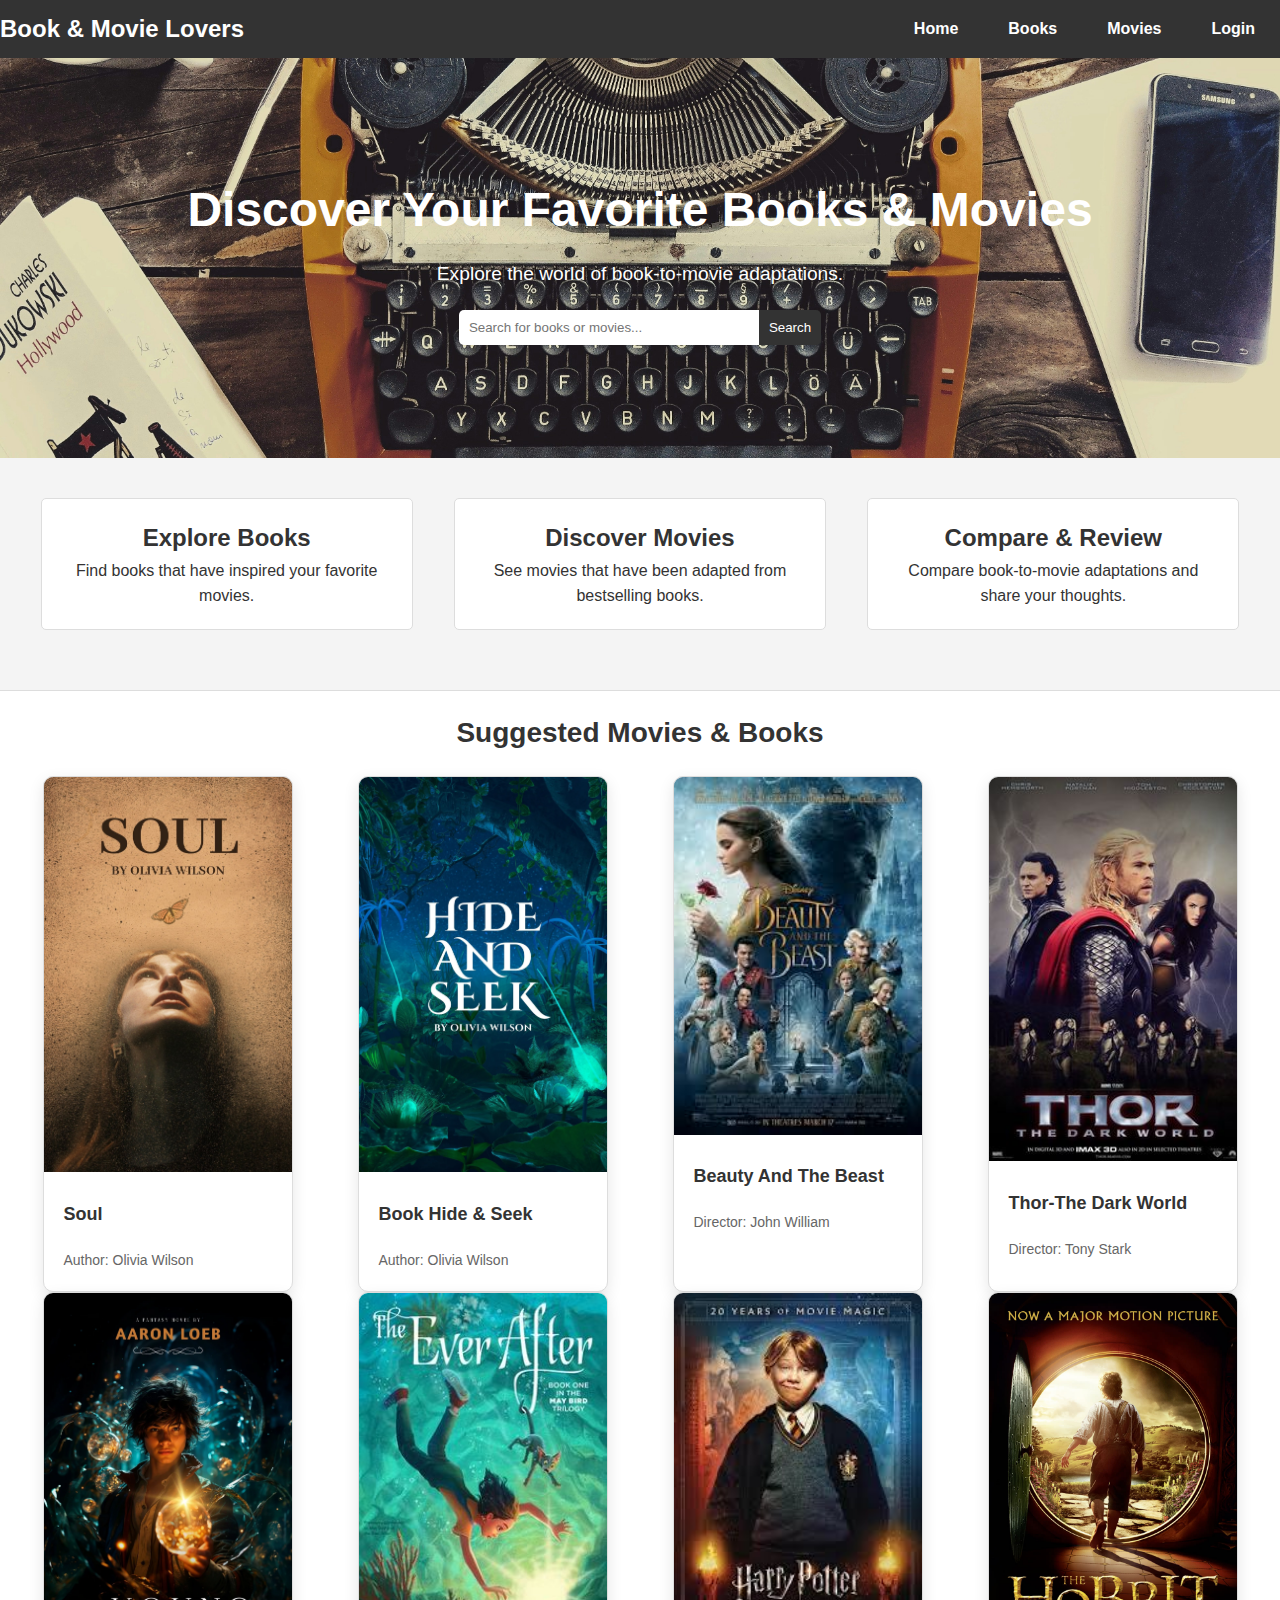
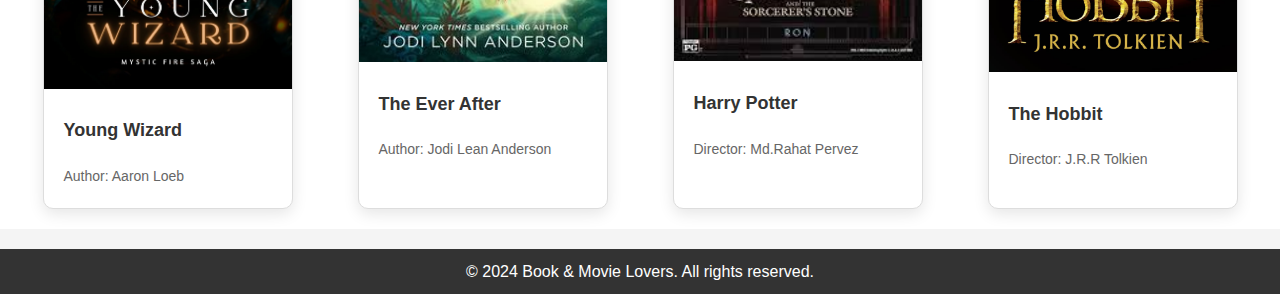
<file: index.html>
<!DOCTYPE html>
<html lang="en">
<head>
    <meta charset="UTF-8">
    <meta http-equiv="X-UA-Compatible" content="IE=edge">
    <meta name="viewport" content="width=device-width, initial-scale=1.0">
    <title>Book & Movie Lovers</title>
    <link rel="stylesheet" href="style/styles.css">
</head>
<body>
    <header>
        <nav>
            <div class="logo">Book & Movie Lovers</div>
            <ul>
                <li><a href="index.html">Home</a></li>
                <li><a href="book.html">Books</a></li>
                <li><a href="movie.html">Movies</a></li>
                <li><a href="login.html">Login</a></li>
            </ul>
        </nav>

        
    </header>

    <main>
        <section class="hero">
            <h1>Discover Your Favorite Books & Movies</h1>
            <p>Explore the world of book-to-movie adaptations.</p>
            <form class="search-bar">
                <input type="text" placeholder="Search for books or movies...">
                <button type="submit">Search</button>
            </form>
        </section>

        <section class="features">
            <div class="feature-box">
                <h2>Explore Books</h2>
                <p>Find books that have inspired your favorite movies.</p>
            </div>
            <div class="feature-box">
                <h2>Discover Movies</h2>
                <p>See movies that have been adapted from bestselling books.</p>
            </div>
            <div class="feature-box">
                <h2>Compare & Review</h2>
                <p>Compare book-to-movie adaptations and share your thoughts.</p>
            </div>
        </section>
        <!-- Add this Suggestion Section after the rating box in index.html -->
<section class="suggestions-section">
    <h1>Suggested Movies & Books</h1>
    <div class="suggestions-grid">
        <!-- Book Card Example -->
        <div class="suggestion-card" onclick="location.href='book-details.html';">
            <img src="images/book1.jpg" alt="Book 1">
            <h2>Soul</h2>
            <p>Author: Olivia Wilson</p>
        </div>

        <div class="suggestion-card" onclick="location.href='book-details.html';">
            <img src="images/book2.webp" alt="Book 2">
            <h2>Book Hide & Seek</h2>
            <p>Author: Olivia Wilson</p>
        </div>

        <!-- Movie Card Example -->
        <div class="suggestion-card" onclick="location.href='movie-details.html';">
            <img src="images/movie1.jpeg" alt="Movie 1">
            <h2>Beauty And The Beast</h2>
            <p>Director: John William</p>
        </div>

        <div class="suggestion-card" onclick="location.href='movie-details.html';">
            <img src="images/movie2.jpg" alt="Movie 2">
            <h2>Thor-The Dark World</h2>
            <p>Director: Tony Stark</p>
        </div>
    </div>
    <div class="suggestions-grid">
        <!-- Book Card Example -->
        <div class="suggestion-card" onclick="location.href='book-details.html';">
            <img src="images/book3.webp" alt="Book 3">
            <h2>Young Wizard </h2>
            <p>Author: Aaron Loeb</p>
        </div>

        <div class="suggestion-card" onclick="location.href='book-details.html';">
            <img src="images/book4.jpg" alt="Book 4">
            <h2>The Ever After</h2>
            <p>Author: Jodi Lean Anderson</p>
        </div>

        <!-- Movie Card Example -->
        <div class="suggestion-card" onclick="location.href='movie-details.html';">
            <img src="images/movie3.jpeg" alt="Movie 3">
            <h2>Harry Potter</h2>
            <p>Director: Md.Rahat Pervez</p>
        </div>

        <div class="suggestion-card" onclick="location.href='movie-details.html';">
            <img src="images/movie4.jpg" alt="Movie 4">
            <h2>The Hobbit</h2>
            <p>Director: J.R.R Tolkien</p>
        </div>
    </div>
</section>

    </main>

    <footer>
        <p>&copy; 2024 Book & Movie Lovers. All rights reserved.</p>
    </footer>
</body>
</html>
</file>
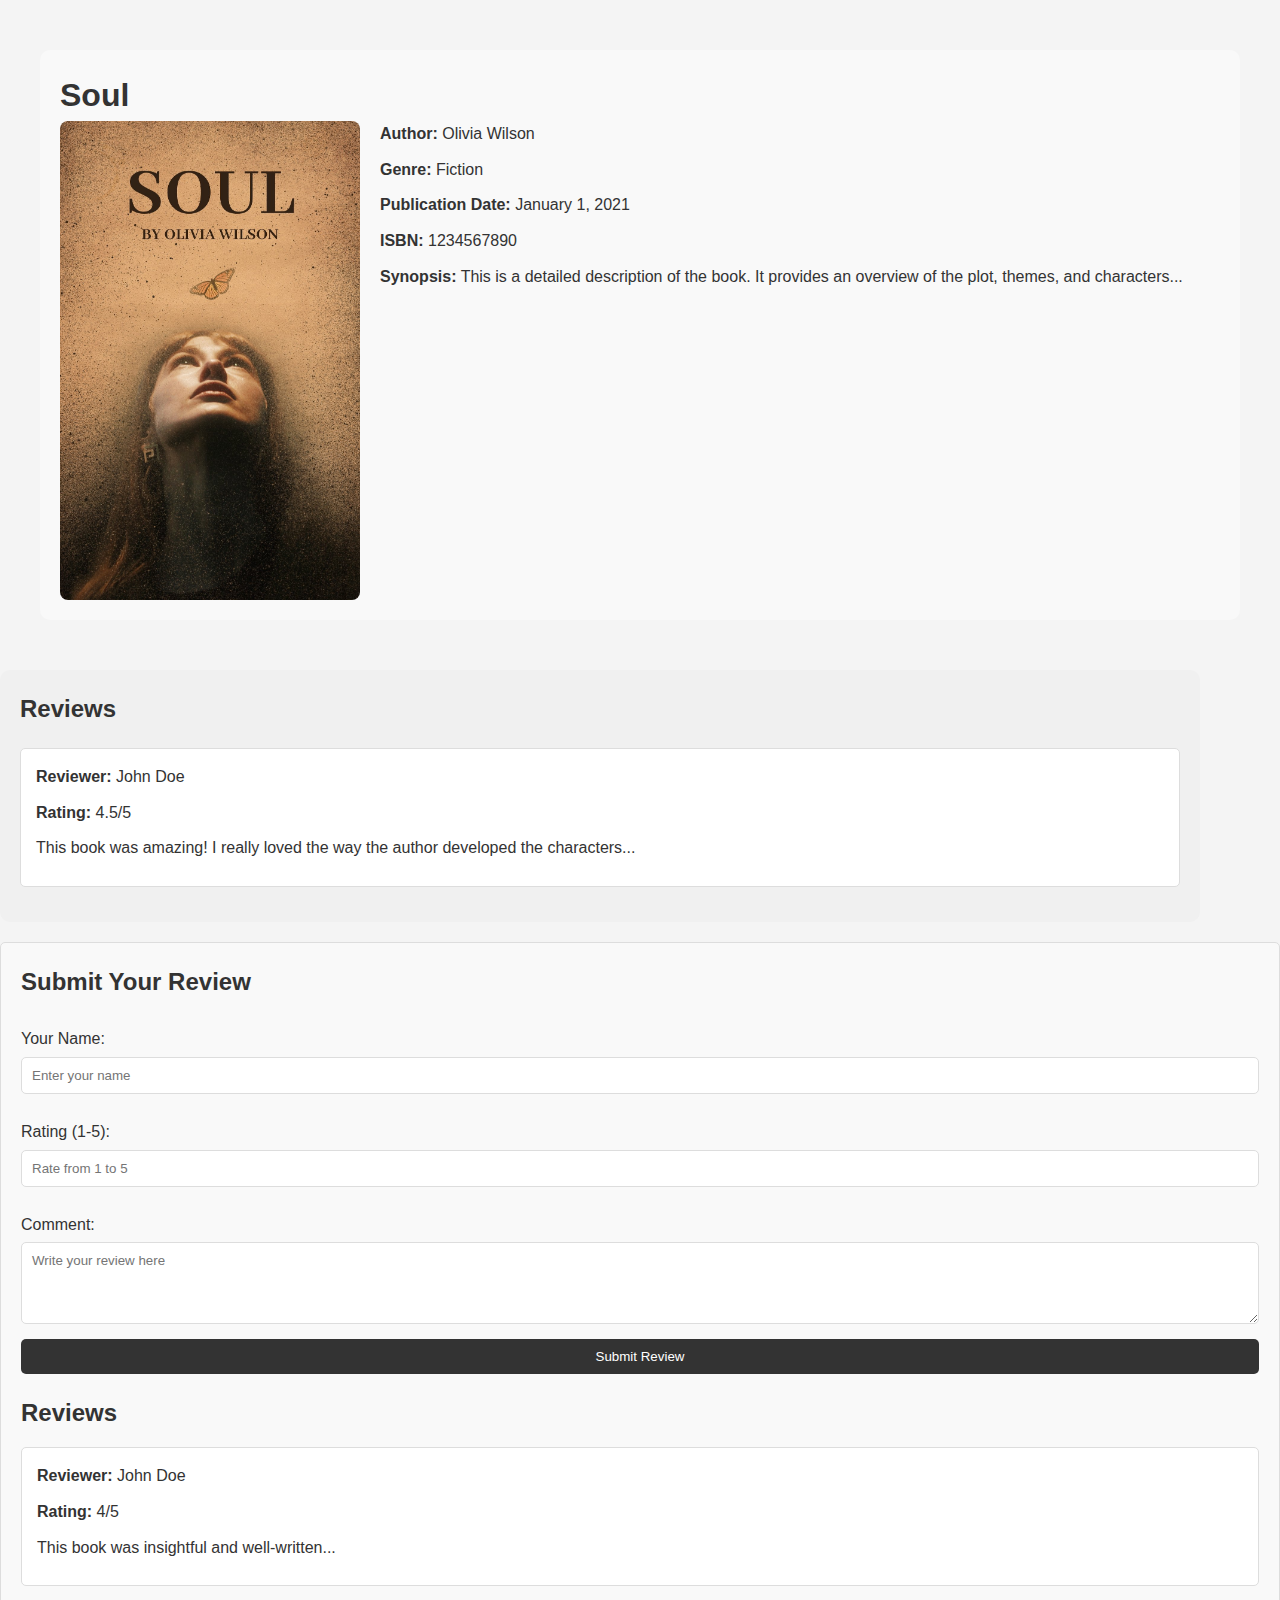
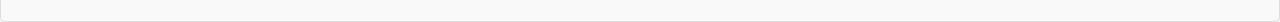
<file: book-details.html>
<!DOCTYPE html>
<html lang="en">
<head>
    <meta charset="UTF-8">
    <meta name="viewport" content="width=device-width, initial-scale=1.0">
    <link rel="stylesheet" href="style/styles.css">
    <title>Book Details</title>
</head>
<body>
    <a href="#" class="back-button" id="back-button">← Back</a>


    <!-- Book Details Section -->
    <section class="details-section">
        <h1>Soul</h1>
        <div class="details-content">
            <img src="images/book1.jpg" alt="Book 1" class="detail-image">
            <div class="details-info">
                <p><strong>Author:</strong> Olivia Wilson</p>
                <p><strong>Genre:</strong> Fiction</p>
                <p><strong>Publication Date:</strong> January 1, 2021</p>
                <p><strong>ISBN:</strong> 1234567890</p>
                <p><strong>Synopsis:</strong> This is a detailed description of the book. It provides an overview of the plot, themes, and characters...</p>
            </div>
        </div>
    </section>
    

    <!-- Book Review Section -->
    <section class="reviews-section">
        <h2>Reviews</h2>
        <div class="review">
            <p><strong>Reviewer:</strong> John Doe</p>
            <p><strong>Rating:</strong> 4.5/5</p>
            <p>This book was amazing! I really loved the way the author developed the characters...</p>
        </div>
        <!-- Add more reviews as needed -->
    </section>
    <!-- Review Section -->
<section class="review-section">
    <h2>Submit Your Review</h2>
    <form id="review-form" class="review-form" onsubmit="handleReviewSubmit(event);">
        <label for="reviewer-name">Your Name:</label>
        <input type="text" id="reviewer-name" name="reviewer-name" placeholder="Enter your name" required>
        
        <label for="review-rating">Rating (1-5):</label>
        <input type="number" id="review-rating" name="review-rating" min="1" max="5" placeholder="Rate from 1 to 5" required>
        
        <label for="review-comment">Comment:</label>
        <textarea id="review-comment" name="review-comment" rows="4" placeholder="Write your review here" required></textarea>
        
        <button type="submit">Submit Review</button>
    </form>
    
    <!-- Existing Reviews -->
    <div class="reviews-container">
        <h2>Reviews</h2>
        <div class="review">
            <p><strong>Reviewer:</strong> John Doe</p>
            <p><strong>Rating:</strong> 4/5</p>
            <p>This book was insightful and well-written...</p>
        </div>
        <!-- Add more reviews similarly -->
    </div>
</section>

<script>
    // JavaScript to handle back navigation
    document.addEventListener('DOMContentLoaded', function() {
        var backButton = document.getElementById('back-button');
        if (document.referrer) {
            backButton.href = document.referrer;
        } else {
            backButton.style.display = 'none'; // Hide the button if no referrer
        }
    });

    // Handle review form submission
    function handleReviewSubmit(event) {
        event.preventDefault(); // Prevent the default form submission

        // Optionally add form submission logic here (e.g., send data to server)

        // Redirect to the previous page
        window.history.back();
    }
</script>

    
</body>
</html>
</file>
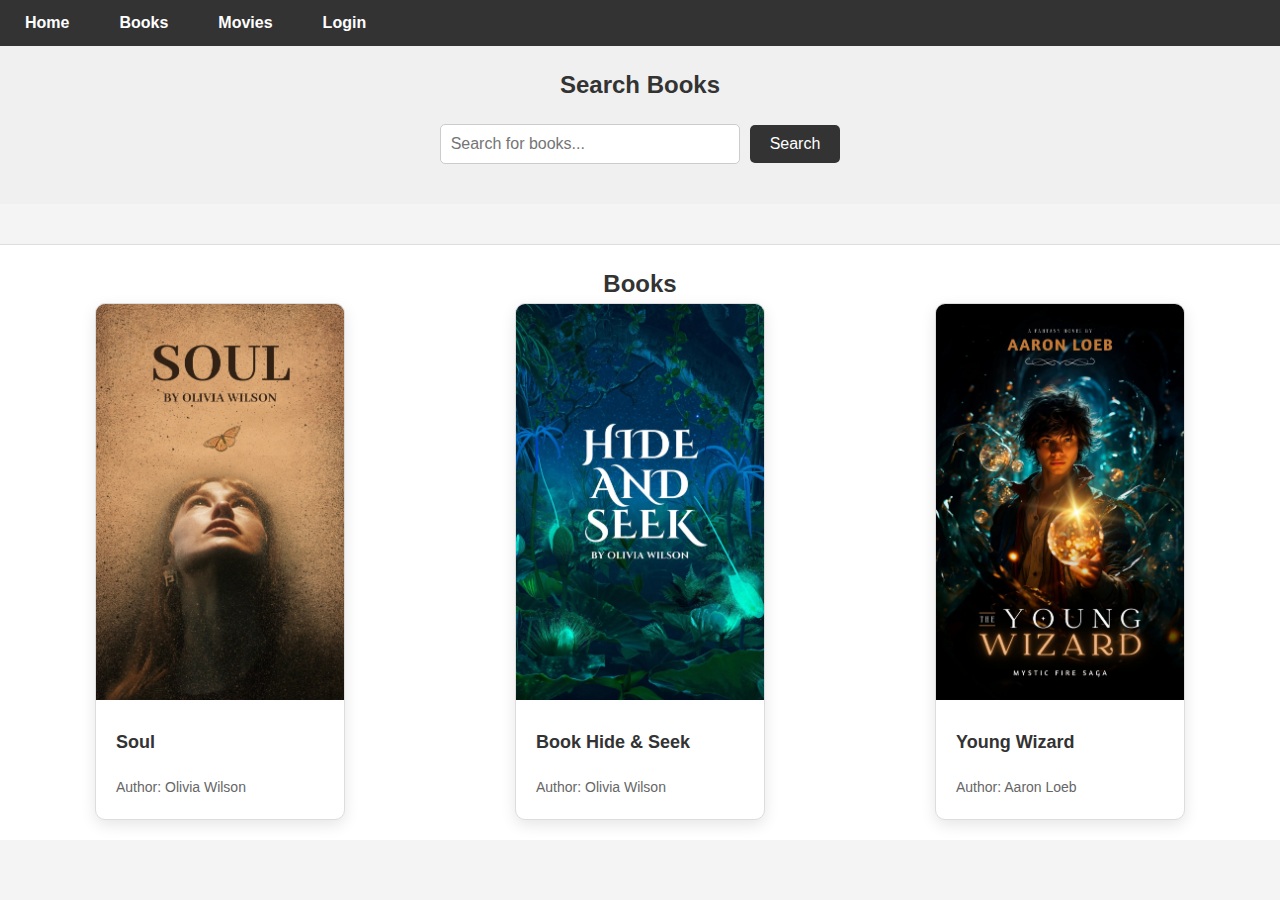
<file: book.html>
<!DOCTYPE html>
<html lang="en">
<head>
    <meta charset="UTF-8">
    <meta name="viewport" content="width=device-width, initial-scale=1.0">
    <link rel="stylesheet" href="style/styles.css">
    <title>Books</title>
</head>
<body>
    <header>
        <nav>
            <ul>
                <li><a href="index.html">Home</a></li>
                <li><a href="book.html">Books</a></li>
                <li><a href="movie.html">Movies</a></li>
                <li><a href="login.html">Login</a></li>
            </ul>
        </nav>
    </header>
    
    <section class="search-section">
        <h2>Search Books</h2>
        <form class="search-form">
            <input type="text" id="book-search" placeholder="Search for books...">
            <button type="submit">Search</button>
        </form>
    </section>

    <section class="suggestions-section">
        <h2>Books</h2>
        <div class="suggestions-grid">
            <!-- Book Card Example -->
            <div class="suggestion-card" onclick="location.href='book-details.html';">
                <img src="images/book1.jpg" alt="Book 1">
                <h2>Soul</h2>
                <p>Author: Olivia Wilson</p>
            </div>
    
            <div class="suggestion-card" onclick="location.href='book-details.html';">
                <img src="images/book2.webp" alt="Book 2">
                <h2>Book Hide & Seek</h2>
                <p>Author: Olivia Wilson</p>
            </div>
            <div class="suggestion-card" onclick="location.href='book-details.html';">
                <img src="images/book3.webp" alt="Book 3">
                <h2>Young Wizard </h2>
                <p>Author: Aaron Loeb</p>
            </div>
            <!-- Add more books similarly -->
        </div>
    </section>
</body>
</html>
</file>
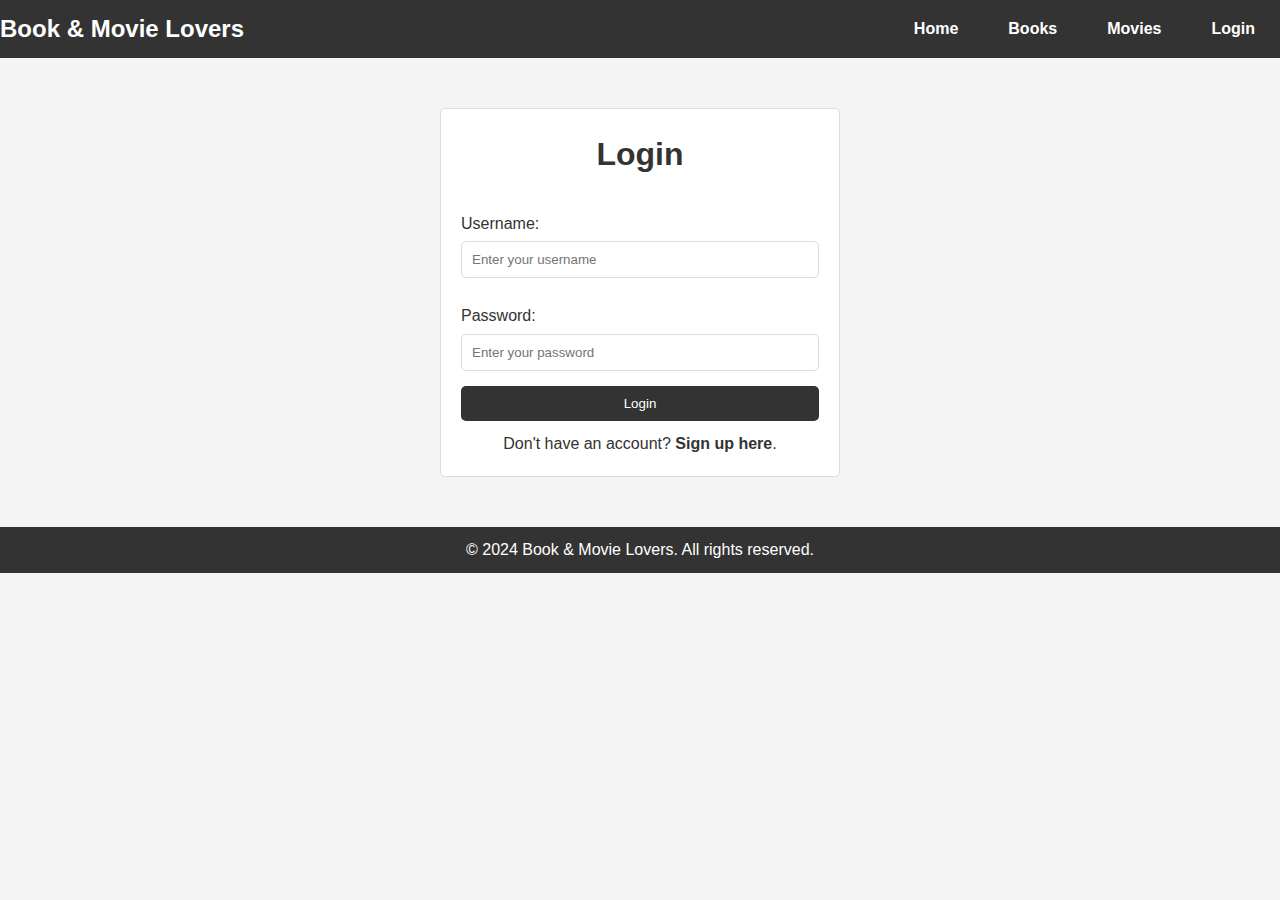
<file: login.html>
<!DOCTYPE html>
<html lang="en">
<head>
    <meta charset="UTF-8">
    <meta http-equiv="X-UA-Compatible" content="IE=edge">
    <meta name="viewport" content="width=device-width, initial-scale=1.0">
    <title>Login - Book & Movie Lovers</title>
    <link rel="stylesheet" href="style/styles.css">
</head>
<body>
    <header>
        <nav>
            <div class="logo">Book & Movie Lovers</div>
            <ul>
                <li><a href="index.html">Home</a></li>
                <li><a href="book.html">Books</a></li>
                <li><a href="movie.html">Movies</a></li>
                <li><a href="login.html">Login</a></li>
            </ul>
        </nav>
    </header>

    <main>
        <section class="login-section">
            <h1>Login</h1>
            <form action="#" method="post" class="login-form">
                <label for="username">Username:</label>
                <input type="text" id="username" name="username" placeholder="Enter your username" required>
                
                <label for="password">Password:</label>
                <input type="password" id="password" name="password" placeholder="Enter your password" required>
                
                <button type="submit">Login</button>
            </form>
            <p>Don't have an account? <a href="signup.html">Sign up here</a>.</p>
        </section>
    </main>

    <footer>
        <p>&copy; 2024 Book & Movie Lovers. All rights reserved.</p>
    </footer>
</body>
</html>
</file>
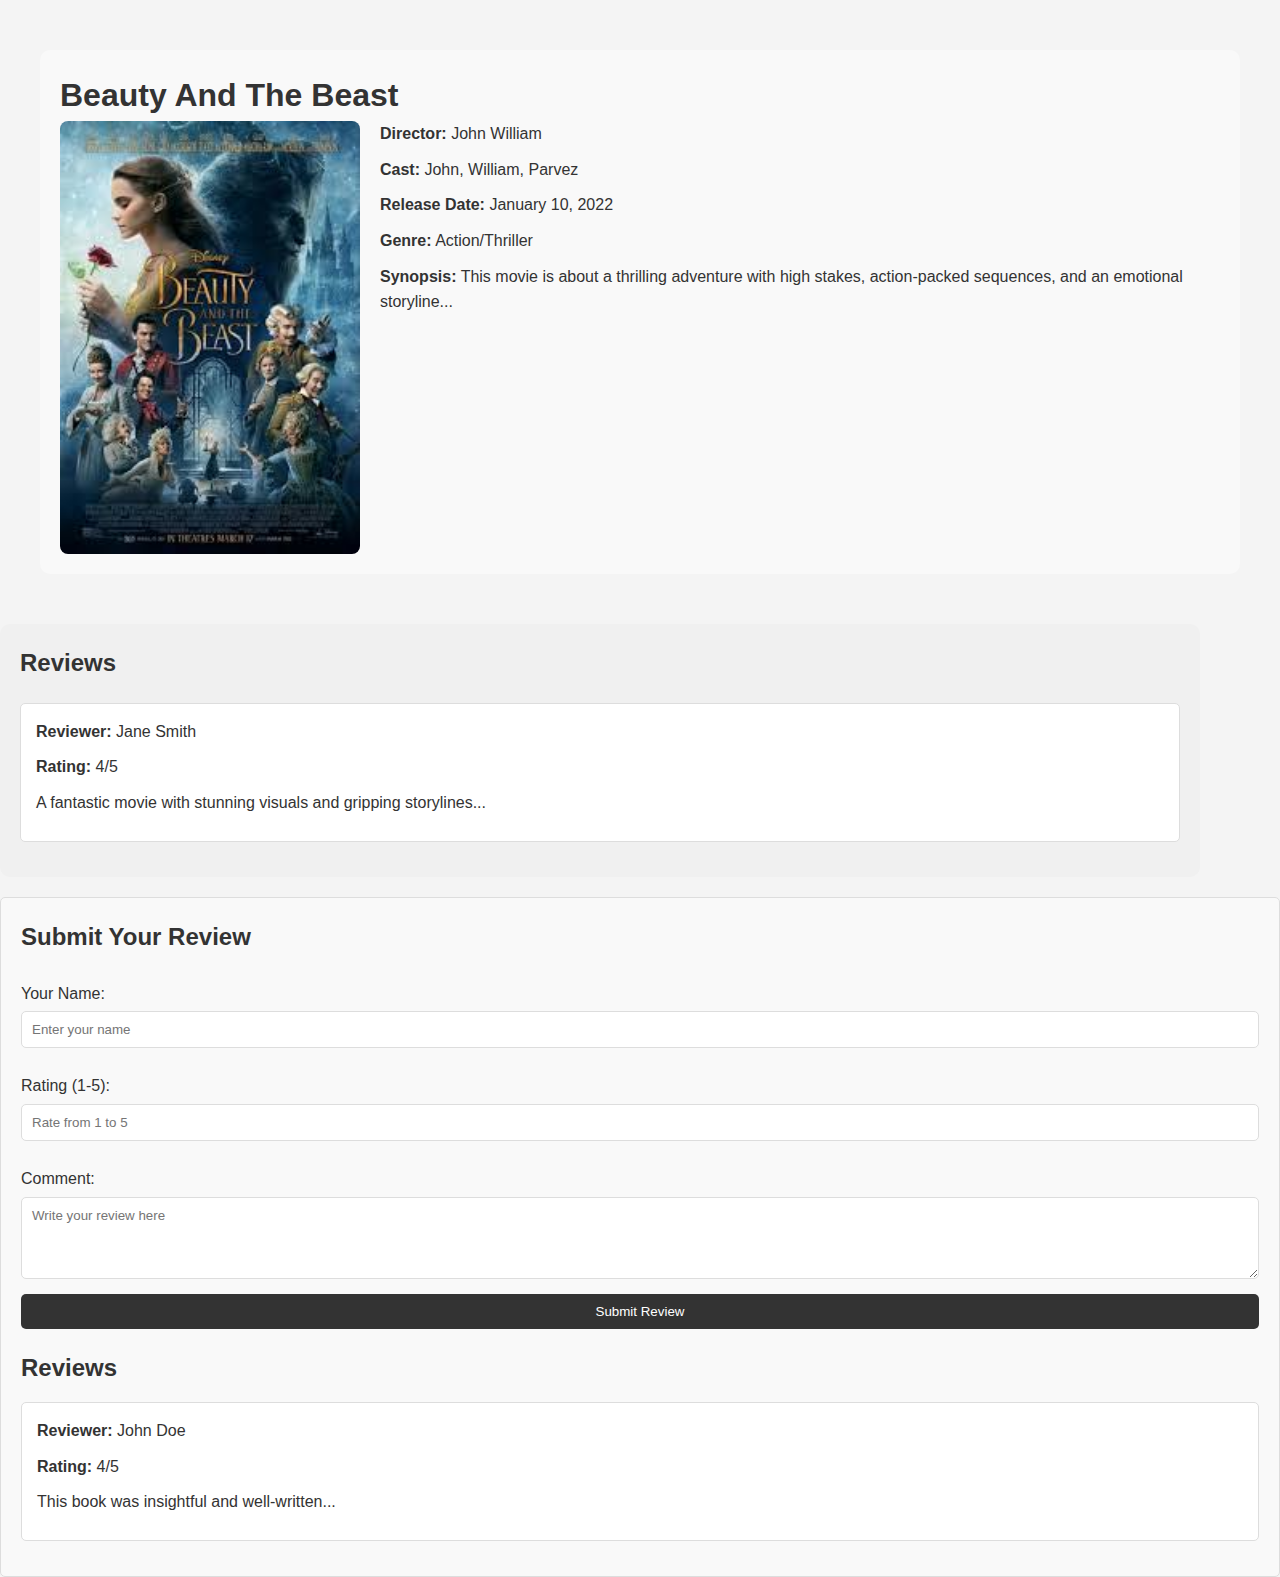
<file: movie-details.html>
<!DOCTYPE html>
<html lang="en">
<head>
    <meta charset="UTF-8">
    <meta name="viewport" content="width=device-width, initial-scale=1.0">
    <link rel="stylesheet" href="style/styles.css">
    <title>Movie Details</title>
</head>
<body>
    <a href="#" class="back-button" id="back-button">← Back</a>


    <!-- Movie Details Section -->
    <section class="details-section">
        <h1>Beauty And The Beast</h1>
        <div class="details-content">
            <img src="images/movie1.jpeg" alt="Movie 1" class="detail-image">
            <div class="details-info">
                <p><strong>Director:</strong> John William</p>
                <p><strong>Cast:</strong> John, William, Parvez</p>
                <p><strong>Release Date:</strong> January 10, 2022</p>
                <p><strong>Genre:</strong> Action/Thriller</p>
                <p><strong>Synopsis:</strong> This movie is about a thrilling adventure with high stakes, action-packed sequences, and an emotional storyline...</p>
            </div>
        </div>
    </section>

    <!-- Movie Review Section -->
    <section class="reviews-section">
        <h2>Reviews</h2>
        <div class="review">
            <p><strong>Reviewer:</strong> Jane Smith</p>
            <p><strong>Rating:</strong> 4/5</p>
            <p>A fantastic movie with stunning visuals and gripping storylines...</p>
        </div>
        <!-- Add more reviews as needed -->
    </section>
    <!-- Review Section -->
<section class="review-section">
    <h2>Submit Your Review</h2>
    <form id="review-form" class="review-form" onsubmit="handleReviewSubmit(event);">
        <label for="reviewer-name">Your Name:</label>
        <input type="text" id="reviewer-name" name="reviewer-name" placeholder="Enter your name" required>
        
        <label for="review-rating">Rating (1-5):</label>
        <input type="number" id="review-rating" name="review-rating" min="1" max="5" placeholder="Rate from 1 to 5" required>
        
        <label for="review-comment">Comment:</label>
        <textarea id="review-comment" name="review-comment" rows="4" placeholder="Write your review here" required></textarea>
        
        <button type="submit">Submit Review</button>
    </form>
    
    <!-- Existing Reviews -->
    <div class="reviews-container">
        <h2>Reviews</h2>
        <div class="review">
            <p><strong>Reviewer:</strong> John Doe</p>
            <p><strong>Rating:</strong> 4/5</p>
            <p>This book was insightful and well-written...</p>
        </div>
        <!-- Add more reviews similarly -->
    </div>
</section>

<script>
    // JavaScript to handle back navigation
    document.addEventListener('DOMContentLoaded', function() {
        var backButton = document.getElementById('back-button');
        if (document.referrer) {
            backButton.href = document.referrer;
        } else {
            backButton.style.display = 'none'; // Hide the button if no referrer
        }
    });

    // Handle review form submission
    function handleReviewSubmit(event) {
        event.preventDefault(); // Prevent the default form submission

        // Optionally add form submission logic here (e.g., send data to server)

        // Redirect to the previous page
        window.history.back();
    }
</script>

    
</body>
</html>
</file>
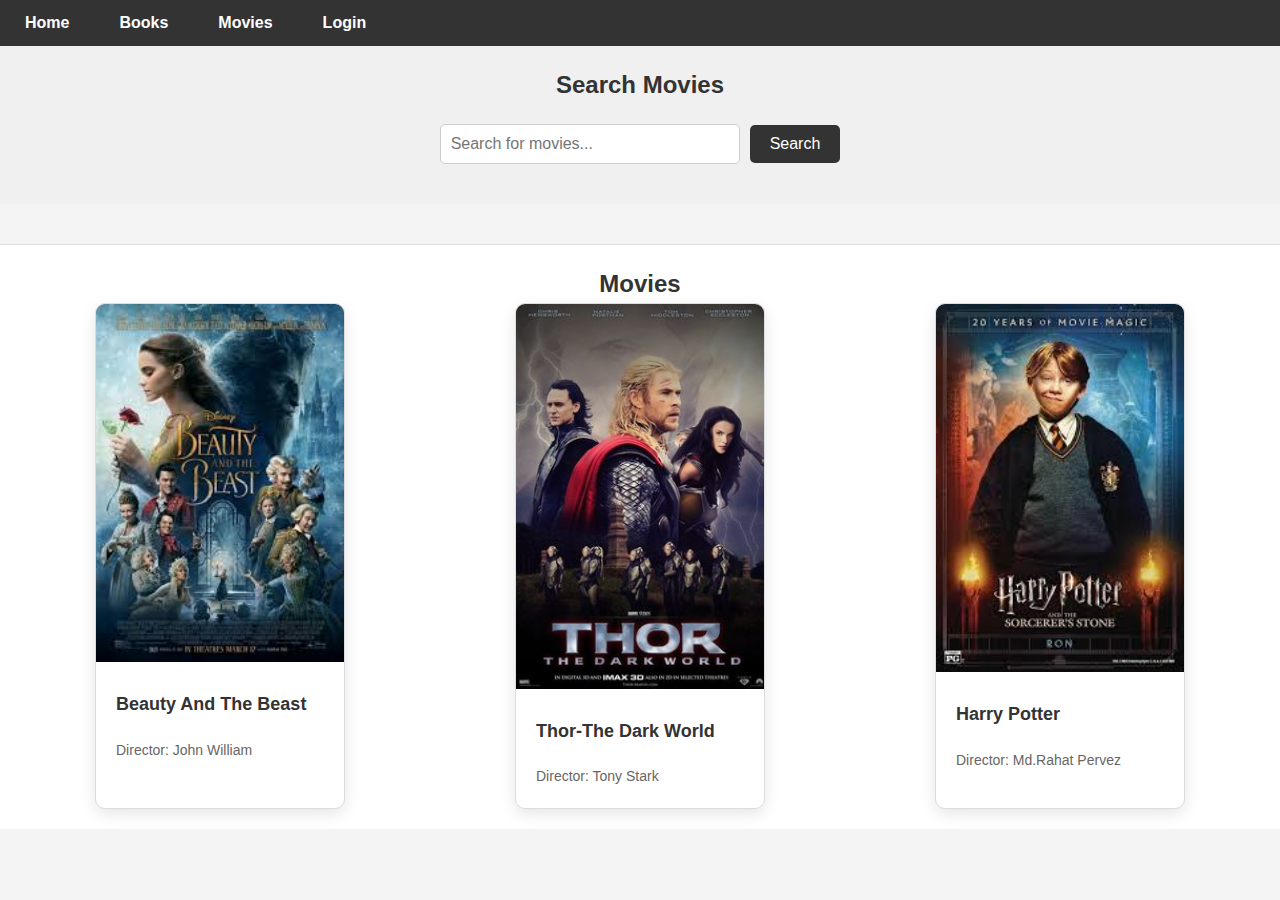
<file: movie.html>
<!DOCTYPE html>
<html lang="en">
<head>
    <meta charset="UTF-8">
    <meta name="viewport" content="width=device-width, initial-scale=1.0">
    <link rel="stylesheet" href="style/styles.css">
    <title>Movies</title>
</head>
<body>
    <header>
        <nav>
            <ul>
                <li><a href="index.html">Home</a></li>
                <li><a href="book.html">Books</a></li>
                <li><a href="movie.html">Movies</a></li>
                <li><a href="login.html">Login</a></li>
            </ul>
        </nav>
    </header>
    
    <section class="search-section">
        <h2>Search Movies</h2>
        <form class="search-form">
            <input type="text" id="movie-search" placeholder="Search for movies...">
            <button type="submit">Search</button>
        </form>
    </section>

    <section class="suggestions-section">
        <h2>Movies</h2>
        <div class="suggestions-grid">
            <div class="suggestion-card" onclick="location.href='movie-details.html';">
                <img src="images/movie1.jpeg" alt="Movie 1">
                <h2>Beauty And The Beast</h2>
                <p>Director: John William</p>
            </div>
            <div class="suggestion-card" onclick="location.href='movie-details.html';">
                <img src="images/movie2.jpg" alt="Movie 2">
                <h2>Thor-The Dark World</h2>
                <p>Director: Tony Stark</p>
            </div>
            <div class="suggestion-card" onclick="location.href='movie-details.html';">
                <img src="images/movie3.jpeg" alt="Movie 3">
                <h2>Harry Potter</h2>
                <p>Director: Md.Rahat Pervez</p>
            </div>
            <!-- Add more movies similarly -->
        </div>
    </section>
</body>
</html>
</file>
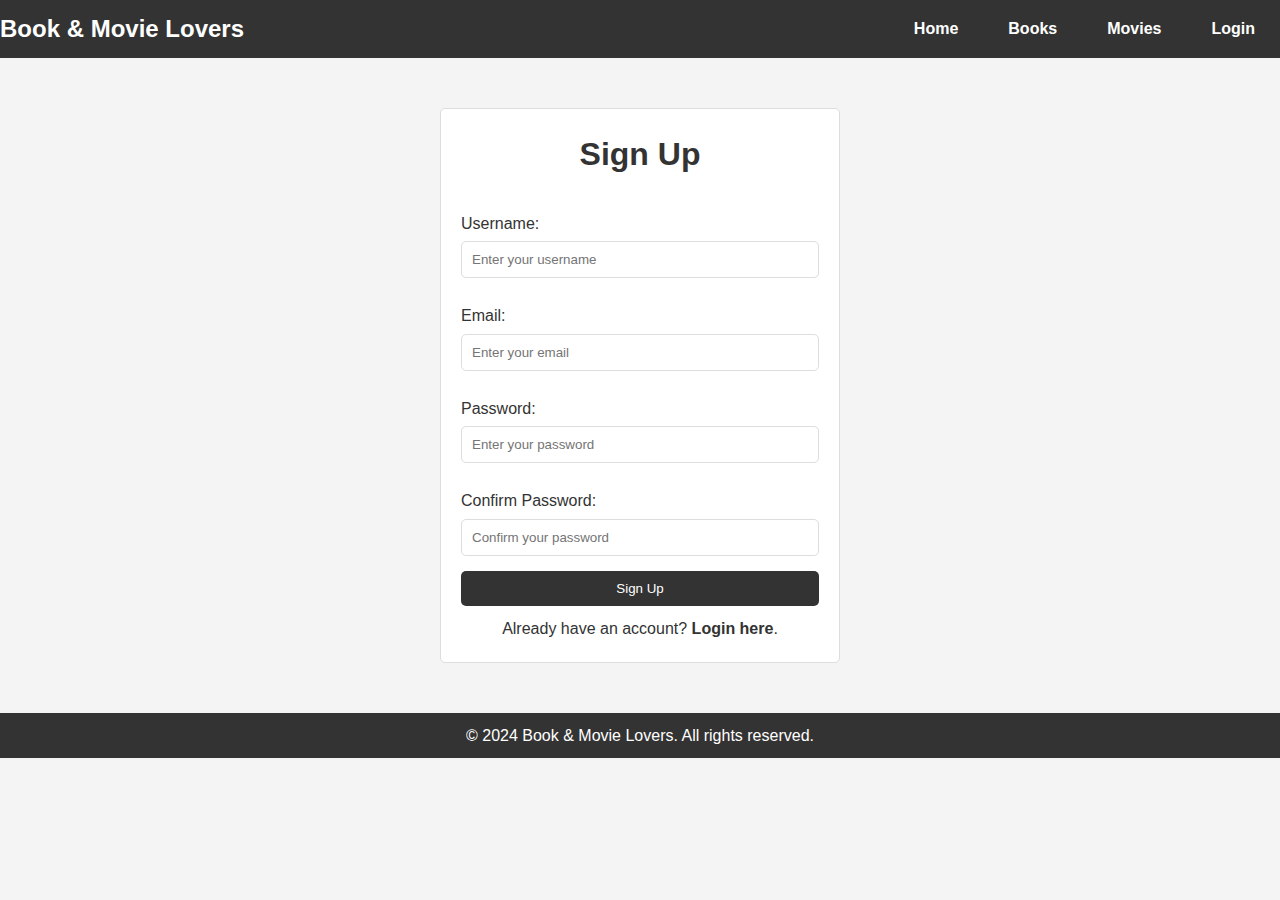
<file: signup.html>
<!DOCTYPE html>
<html lang="en">
<head>
    <meta charset="UTF-8">
    <meta http-equiv="X-UA-Compatible" content="IE=edge">
    <meta name="viewport" content="width=device-width, initial-scale=1.0">
    <title>Sign Up - Book & Movie Lovers</title>
    <link rel="stylesheet" href="style/styles.css">
</head>
<body>
    <header>
        <nav>
            <div class="logo">Book & Movie Lovers</div>
            <ul>
                <li><a href="index.html">Home</a></li>
                <li><a href="book.html">Books</a></li>
                <li><a href="movie.html">Movies</a></li>
                <li><a href="login.html">Login</a></li>
            </ul>
        </nav>
    </header>

    <main>
        <section class="signup-section">
            <h1>Sign Up</h1>
            <form action="#" method="post" class="signup-form">
                <label for="username">Username:</label>
                <input type="text" id="username" name="username" placeholder="Enter your username" required>
                
                <label for="email">Email:</label>
                <input type="email" id="email" name="email" placeholder="Enter your email" required>
                
                <label for="password">Password:</label>
                <input type="password" id="password" name="password" placeholder="Enter your password" required>
                
                <label for="confirm-password">Confirm Password:</label>
                <input type="password" id="confirm-password" name="confirm-password" placeholder="Confirm your password" required>
                
                <button type="submit">Sign Up</button>
            </form>
            <p>Already have an account? <a href="login.html">Login here</a>.</p>
        </section>
    </main>

    <footer>
        <p>&copy; 2024 Book & Movie Lovers. All rights reserved.</p>
    </footer>
</body>
</html>
</file>
<file: style/styles.css>
* {
    margin: 0;
    padding: 0;
    box-sizing: border-box;
    font-family: Arial, sans-serif;
}

body {
    background-color: rgba(0, 0, 0, 0.8); /* Dark background with 80% opacity */
    color: #fff; /* Change text color to white or light colors for contrast */
    font-family: Arial, sans-serif;
    line-height: 1.6;
}


header {
    background: #333;
    color: #fff;
    padding: 10px 20px;
}

nav {
    display: flex;
    justify-content: space-between;
    align-items: center;
}

nav .logo {
    font-size: 1.5em;
    font-weight: bold;
}

nav ul {
    list-style: none;
    display: flex;
}

nav ul li {
    margin-left: 20px;
}

nav ul li a {
    color: #fff;
    text-decoration: none;
    padding: 5px 10px;
    transition: background 0.3s ease;
}

nav ul li a:hover {
    background: #575757;
}

.hero {
    background: url('../images/background5.jpg') no-repeat center center/cover;
    color: #fff;
    height: 400px;
    display: flex;
    flex-direction: column;
    justify-content: center;
    align-items: center;
    text-align: center;
}

.hero h1 {
    font-size: 3em;
    margin-bottom: 10px;
}

.hero p {
    font-size: 1.2em;
    margin-bottom: 20px;
}

.search-bar {
    display: flex;
}

.search-bar input {
    padding: 10px;
    border: none;
    border-radius: 5px 0 0 5px;
    width: 300px;
}

.search-bar button {
    padding: 10px;
    border: none;
    background: #333;
    color: #fff;
    border-radius: 0 5px 5px 0;
    cursor: pointer;
    transition: background 0.3s ease;
}

.search-bar button:hover {
    background: #575757;
}

.features {
    display: flex;
    justify-content: space-around;
    margin: 20px 0;
    padding: 20px;
}

.feature-box {
    background: #fff;
    padding: 20px;
    border: 1px solid #ddd;
    border-radius: 5px;
    width: 30%;
    text-align: center;
}

footer {
    background: #333;
    color: #fff;
    text-align: center;
    padding: 10px 0;
    margin-top: 20px;
}
.book-details, .movie-details {
    padding: 20px;
    background: #fff;
    margin: 20px;
    border-radius: 5px;
    border: 1px solid #ddd;
}

.book-cover, .movie-poster {
    max-width: 200px;
    margin: 10px 0;
    border-radius: 5px;
}

.reviews {
    padding: 20px;
    background: #f8f8f8;
    margin: 20px;
    border-radius: 5px;
}

.review {
    margin-bottom: 15px;
    padding: 10px;
    border-bottom: 1px solid #ddd;
}

.comparison {
    padding: 20px;
    background: #fff;
    margin: 20px;
    border-radius: 5px;
    border: 1px solid #ddd;
}
.login-section {
    padding: 20px;
    max-width: 400px;
    margin: 50px auto;
    background: #fff;
    border: 1px solid #ddd;
    border-radius: 5px;
}

.login-section h1 {
    text-align: center;
    margin-bottom: 20px;
}

.login-form {
    display: flex;
    flex-direction: column;
}

.login-form label {
    margin: 10px 0 5px;
}

.login-form input {
    padding: 10px;
    border: 1px solid #ddd;
    border-radius: 5px;
    margin-bottom: 15px;
}

.login-form button {
    padding: 10px;
    background: #333;
    color: #fff;
    border: none;
    border-radius: 5px;
    cursor: pointer;
    transition: background 0.3s ease;
}

.login-form button:hover {
    background: #575757;
}

.login-section p {
    text-align: center;
    margin-top: 10px;
}

.login-section a {
    color: #333;
    text-decoration: none;
    font-weight: bold;
    transition: color 0.3s ease;
}

.login-section a:hover {
    color: #575757;
}
.signup-section {
    padding: 20px;
    max-width: 400px;
    margin: 50px auto;
    background: #fff;
    border: 1px solid #ddd;
    border-radius: 5px;
}

.signup-section h1 {
    text-align: center;
    margin-bottom: 20px;
}

.signup-form {
    display: flex;
    flex-direction: column;
}

.signup-form label {
    margin: 10px 0 5px;
}

.signup-form input {
    padding: 10px;
    border: 1px solid #ddd;
    border-radius: 5px;
    margin-bottom: 15px;
}

.signup-form button {
    padding: 10px;
    background: #333;
    color: #fff;
    border: none;
    border-radius: 5px;
    cursor: pointer;
    transition: background 0.3s ease;
}

.signup-form button:hover {
    background: #575757;
}

.signup-section p {
    text-align: center;
    margin-top: 10px;
}

.signup-section a {
    color: #333;
    text-decoration: none;
    font-weight: bold;
    transition: color 0.3s ease;
}

.signup-section a:hover {
    color: #575757;
}



/* Suggestion Section Styles */
.suggestions-section {
    margin-top: 40px;
    padding: 20px;
    background: #f9f9f9;
    text-align: center;
    border-top: 1px solid #ddd; /* Separates the section visually */
}

.suggestions-section h1 {
    margin-bottom: 20px;
    font-size: 28px;
    color: #333;
}

/* Grid for movie and book cards */
.suggestions-grid {
    display: grid;
    grid-template-columns: repeat(auto-fit, minmax(200px, 1fr));
    column-gap: 10px; /* Decrease the space between cards in the same row */
    row-gap: 40px;    /* Increase the space between rows of cards */
    justify-items: center;
}


/* Card styles */
.suggestion-card {
    background: #fff;
    border: 1px solid #ddd;
    border-radius: 8px;
    overflow: hidden;
    width: 100%;
    max-width: 250px;
    transition: transform 0.3s ease, box-shadow 0.3s ease;
    cursor: pointer;
    text-align: left;
}

.suggestion-card:hover {
    transform: translateY(-10px);
    box-shadow: 0 10px 20px rgba(0, 0, 0, 0.1);
}

.suggestion-card img {
    width: 100%;
    height: 200px;
    object-fit: cover;
}

.suggestion-card h2 {
    padding: 10px;
    font-size: 18px;
    color: #333;
}

.suggestion-card p {
    padding: 0 10px 10px;
    font-size: 14px;
    color: #666;
}


/* Details Page Style */
.details-section {
    margin: 50px auto;
    padding: 20px;
    max-width: 1200px;
    background-color: #f9f9f9;
    border-radius: 10px;
}

.details-content {
    display: flex;
    gap: 20px;
    flex-wrap: wrap;
}

.detail-image {
    width: 300px;
    height: auto;
    border-radius: 8px;
}

.details-info {
    flex: 1;
    font-size: 16px;
}

.details-info p {
    margin-bottom: 10px;
}

/* Review Section */
.reviews-section {
    margin-top: 30px;
    padding: 20px;
    max-width: 1200px;
    background-color: #f0f0f0;
    border-radius: 10px;
}

.reviews-section h2 {
    margin-bottom: 20px;
}

.review {
    padding: 15px;
    margin-bottom: 15px;
    background-color: white;
    border: 1px solid #ddd;
    border-radius: 8px;
}

.review p {
    margin-bottom: 10px;
}


.suggestions-section {
    padding: 50px 20px;
    text-align: center;
}

.suggestions-grid {
    display: grid;
    grid-template-columns: repeat(auto-fit, minmax(200px, 1fr));
    column-gap: 20px;
    row-gap: 30px;
}

.suggestion-card {
    background-color: #fff;
    border-radius: 10px;
    overflow: hidden;
    box-shadow: 0 5px 15px rgba(0, 0, 0, 0.1);
    transition: transform 0.3s, box-shadow 0.3s;
    cursor: pointer;
}

.suggestion-card img {
    width: 100%;
    height: auto;
}

.suggestion-card h2 {
    font-size: 18px;
    margin: 10px;
}

.suggestion-card p {
    font-size: 14px;
    margin: 0 10px 10px;
}

.suggestion-card:hover {
    transform: scale(1.05);
    box-shadow: 0 10px 20px rgba(0, 0, 0, 0.1);
}


/* Search Section */
.search-section {
    padding: 20px;
    background-color: #f0f0f0;
    text-align: center;
    margin-bottom: 30px;
}

.search-form {
    display: flex;
    justify-content: center;
    align-items: center;
    gap: 10px;
}

.search-form input[type="text"] {
    padding: 10px;
    font-size: 16px;
    border: 1px solid #ccc;
    border-radius: 5px;
    width: 300px;
    max-width: 100%;
}

.search-form button {
    padding: 10px 20px;
    font-size: 16px;
    background-color: #007bff;
    color: #fff;
    border: none;
    border-radius: 5px;
    cursor: pointer;
    transition: background-color 0.3s;
}

.search-form button:hover {
    background-color: #0056b3;
}


/* Apply the same background to book.html and movie.html as home and login */
body {
    background-color: #f4f4f4; /* Ensure this matches the background color of home and login pages */
    color: #333;
    font-family: Arial, sans-serif;
}

/* Search Bar Styling Consistent with Home Page */
.search-form {
    display: flex;
    justify-content: center;
    align-items: center;
    gap: 10px;
    margin: 20px 0;
}

.search-form input[type="text"] {
    padding: 10px;
    font-size: 16px;
    border: 1px solid #ccc;
    border-radius: 5px;
    width: 300px;
    max-width: 100%;
}

.search-form button {
    padding: 10px 20px;
    font-size: 16px;
    background-color: #333;
    color: #fff;
    border: none;
    border-radius: 5px;
    cursor: pointer;
    transition: background-color 0.3s;
}

.search-form button:hover {
    background-color: #333;
}

/* Ensure Suggestion Section Styling Matches */
.suggestions-section {
    padding: 20px;
    text-align: center;
    background-color: #ffffff; /* Ensure this matches the section background color of home */
}

/* Suggestions Grid Styling */
.suggestions-grid {
    display: grid;
    grid-template-columns: repeat(auto-fit, minmax(200px, 1fr));
    column-gap: 20px;
    row-gap: 30px;
}

.suggestion-card {
    background-color: #fff;
    border-radius: 10px;
    overflow: hidden;
    box-shadow: 0 5px 15px rgba(0, 0, 0, 0.1);
    transition: transform 0.3s, box-shadow 0.3s;
    cursor: pointer;
}

.suggestion-card img {
    width: 100%;
    height: auto;
}

.suggestion-card h2 {
    font-size: 18px;
    margin: 10px;
}

.suggestion-card p {
    font-size: 14px;
    margin: 0 10px 10px;
}

.suggestion-card:hover {
    transform: scale(1.05);
    box-shadow: 0 10px 20px rgba(0, 0, 0, 0.1);
}

/* Navigation Bar */
header {
    background-color: #333; /* Background color of the nav bar */
    padding: 10px 0;
}

nav ul {
    display: flex;
    justify-content: center;
    list-style: none;
    padding: 0;
    margin: 0;
}

nav ul li {
    margin: 0 15px;
}

nav ul li a {
    color: #fff;
    text-decoration: none;
    font-size: 16px;
    font-weight: bold;
    padding: 5px 10px;
    transition: background-color 0.3s;
}

nav ul li a:hover,
nav ul li a.active {
    background-color: #333;
    border-radius: 5px;
}



/* Back Button Styles */
.back-button {
    display: inline-block;
    background-color: #333; /* Black background */
    color: #fff;            /* White text */
    padding: 10px 15px;
    text-decoration: none;
    border-radius: 5px;
    font-size: 16px;
    margin: 20px;
    transition: background 0.3s ease;
}

.back-button:hover {
    background-color: #575757; /* Slightly lighter background on hover */
}



/* Review Section Styles */
.review-section {
    padding: 20px;
    background: #f9f9f9;
    border: 1px solid #ddd;
    border-radius: 5px;
    margin-top: 20px;
}

.review-section h2 {
    margin-bottom: 15px;
    font-size: 24px;
}

.review-form {
    display: flex;
    flex-direction: column;
}

.review-form label {
    margin: 10px 0 5px;
}

.review-form input,
.review-form textarea {
    padding: 10px;
    border: 1px solid #ddd;
    border-radius: 5px;
    margin-bottom: 15px;
}

.review-form button {
    padding: 10px;
    background: #333;
    color: #fff;
    border: none;
    border-radius: 5px;
    cursor: pointer;
    transition: background 0.3s ease;
}

.review-form button:hover {
    background: #575757;
}

/* Existing Reviews */
.reviews-container {
    margin-top: 20px;
}

.review {
    padding: 15px;
    background: #fff;
    border: 1px solid #ddd;
    border-radius: 5px;
    margin-bottom: 15px;
}

.review p {
    margin-bottom: 10px;
}
</file>
